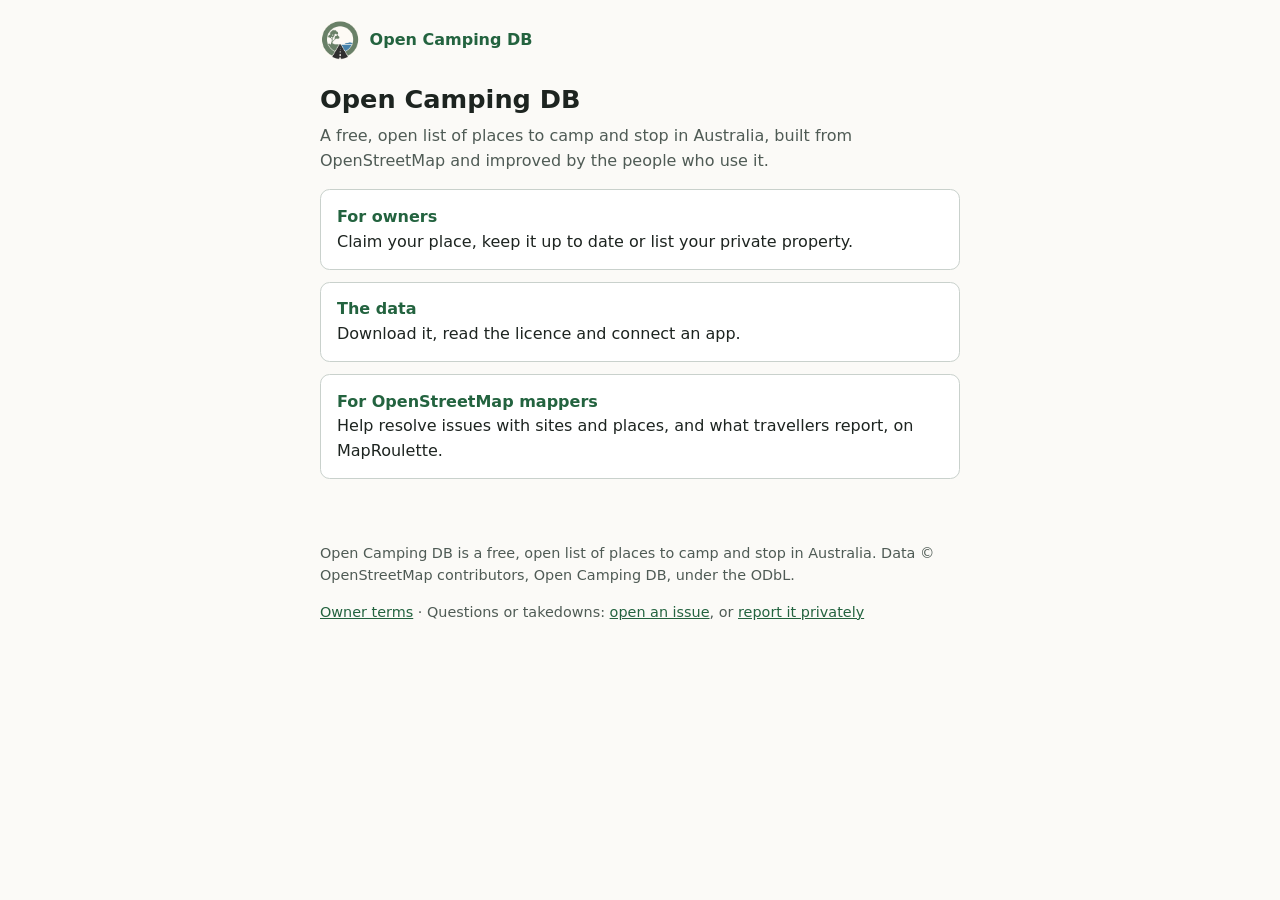
<file: index.html>
<!doctype html>
<html lang="en-AU">
  <head>
    <meta charset="utf-8">
    <meta name="viewport" content="width=device-width, initial-scale=1">
    <meta http-equiv="Content-Security-Policy" content="default-src 'none'; script-src 'self'; style-src 'self'; img-src 'self'; connect-src https://ocdb-feedback-intake.scrytch.workers.dev; base-uri 'none'; form-action 'none'">
    <meta name="referrer" content="no-referrer">
    <meta name="description" content="A free, open list of places to camp and stop in Australia.">
    <title>Open Camping DB | Open Camping DB</title>
    <link rel="stylesheet" href="owners/style.css">
    <link rel="icon" type="image/png" href="/logo.png">
  </head>
  <body>
    <a class="skip" href="#main">Skip to the content</a>
    <header>
      <a href="./"><img src="/logo.png" alt="" width="40" height="40">Open Camping DB</a>
    </header>
    <main id="main">
      <h1>Open Camping DB</h1>
      <p class="lead">A free, open list of places to camp and stop in Australia, built from OpenStreetMap and improved by the people who use it.</p>
      <ul class="choices">
        <li><a href="owners/"><strong>For owners</strong>Claim your place, keep it up to date or list your private property.</a></li>
        <li><a href="https://github.com/opencampingdb/data"><strong>The data</strong>Download it, read the licence and connect an app.</a></li>
        <li><a href="https://maproulette.org/browse/projects/66368"><strong>For OpenStreetMap mappers</strong>Help resolve issues with sites and places, and what travellers report, on MapRoulette.</a></li>
      </ul>
    </main>
    <footer>
      <p>Open Camping DB is a free, open list of places to camp and stop in Australia. Data &copy; OpenStreetMap contributors, Open Camping DB, under the ODbL.</p>
      <p><a href="owners/terms.html">Owner terms</a> &middot; Questions or takedowns: <a href="https://github.com/opencampingdb/data/issues/new/choose">open an issue</a>, or <a href="https://github.com/opencampingdb/data/security/advisories/new">report it privately</a></p>
    </footer>
  </body>
</html>
</file>
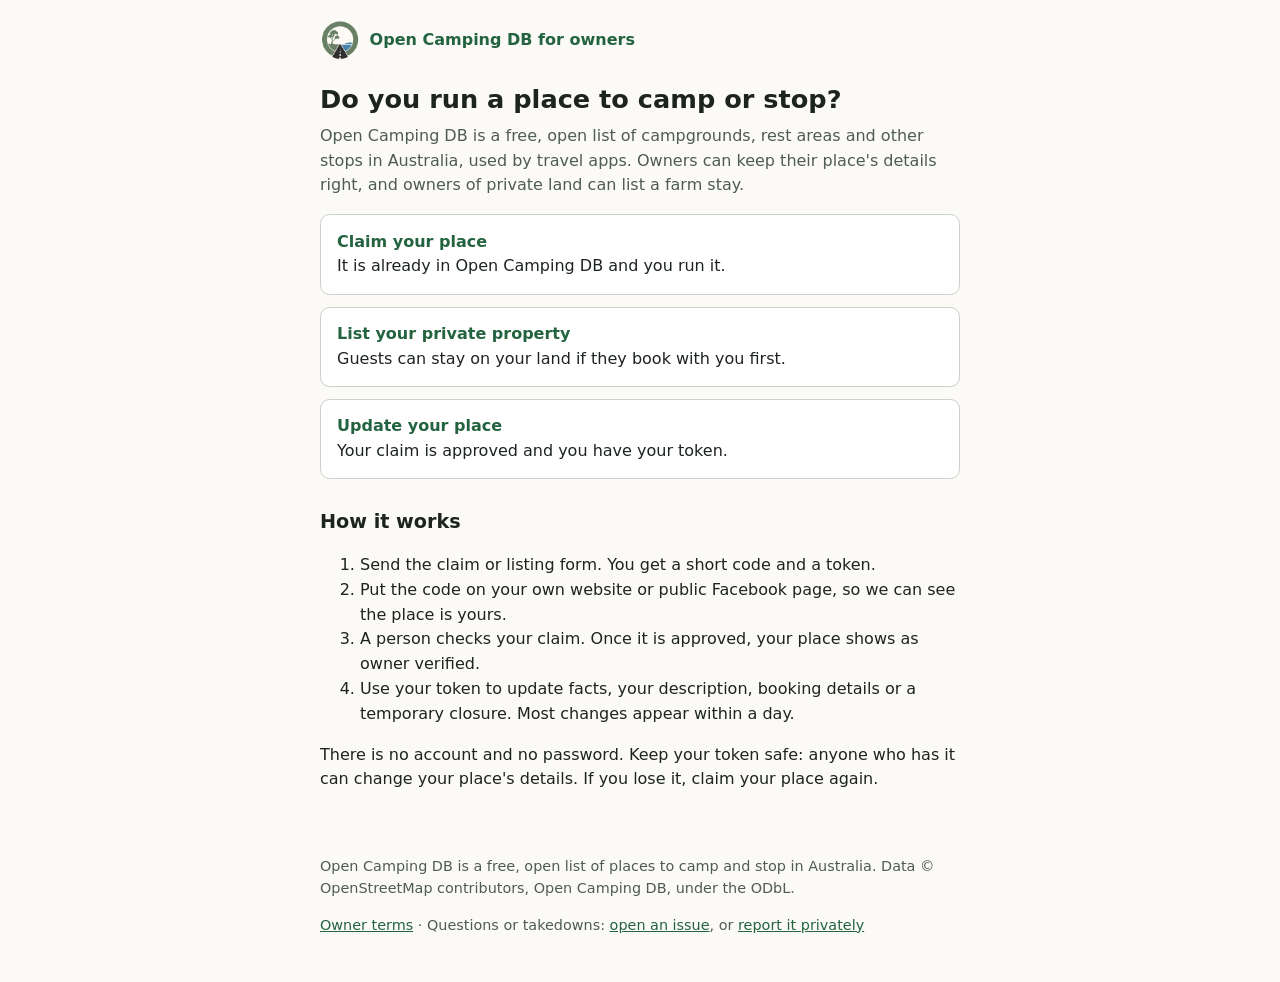
<file: owners/index.html>
<!doctype html>
<html lang="en-AU">
  <head>
    <meta charset="utf-8">
    <meta name="viewport" content="width=device-width, initial-scale=1">
    <meta http-equiv="Content-Security-Policy" content="default-src 'none'; script-src 'self'; style-src 'self'; img-src 'self'; connect-src https://ocdb-feedback-intake.scrytch.workers.dev; base-uri 'none'; form-action 'none'">
    <meta name="referrer" content="no-referrer">
    <meta name="description" content="Claim your camping place, keep its details up to date, or list your private property in Open Camping DB.">
    <title>Owners | Open Camping DB</title>
    <link rel="stylesheet" href="style.css">
    <link rel="icon" type="image/png" href="/logo.png">
  </head>
  <body>
    <a class="skip" href="#main">Skip to the content</a>
    <header>
      <a href="./"><img src="/logo.png" alt="" width="40" height="40">Open Camping DB for owners</a>
    </header>
    <main id="main">
      <h1>Do you run a place to camp or stop?</h1>
      <p class="lead">Open Camping DB is a free, open list of campgrounds, rest areas and other stops in Australia, used by travel apps. Owners can keep their place's details right, and owners of private land can list a farm stay.</p>
      <ul class="choices">
        <li><a href="claim.html"><strong>Claim your place</strong>It is already in Open Camping DB and you run it.</a></li>
        <li><a href="list.html"><strong>List your private property</strong>Guests can stay on your land if they book with you first.</a></li>
        <li><a href="update.html"><strong>Update your place</strong>Your claim is approved and you have your token.</a></li>
      </ul>
      <h2>How it works</h2>
      <ol>
        <li>Send the claim or listing form. You get a short code and a token.</li>
        <li>Put the code on your own website or public Facebook page, so we can see the place is yours.</li>
        <li>A person checks your claim. Once it is approved, your place shows as owner verified.</li>
        <li>Use your token to update facts, your description, booking details or a temporary closure. Most changes appear within a day.</li>
      </ol>
      <p>There is no account and no password. Keep your token safe: anyone who has it can change your place's details. If you lose it, claim your place again.</p>
    </main>
    <footer>
      <p>Open Camping DB is a free, open list of places to camp and stop in Australia. Data &copy; OpenStreetMap contributors, Open Camping DB, under the ODbL.</p>
      <p><a href="terms.html">Owner terms</a> &middot; Questions or takedowns: <a href="https://github.com/opencampingdb/data/issues/new/choose">open an issue</a>, or <a href="https://github.com/opencampingdb/data/security/advisories/new">report it privately</a></p>
    </footer>
  </body>
</html>
</file>
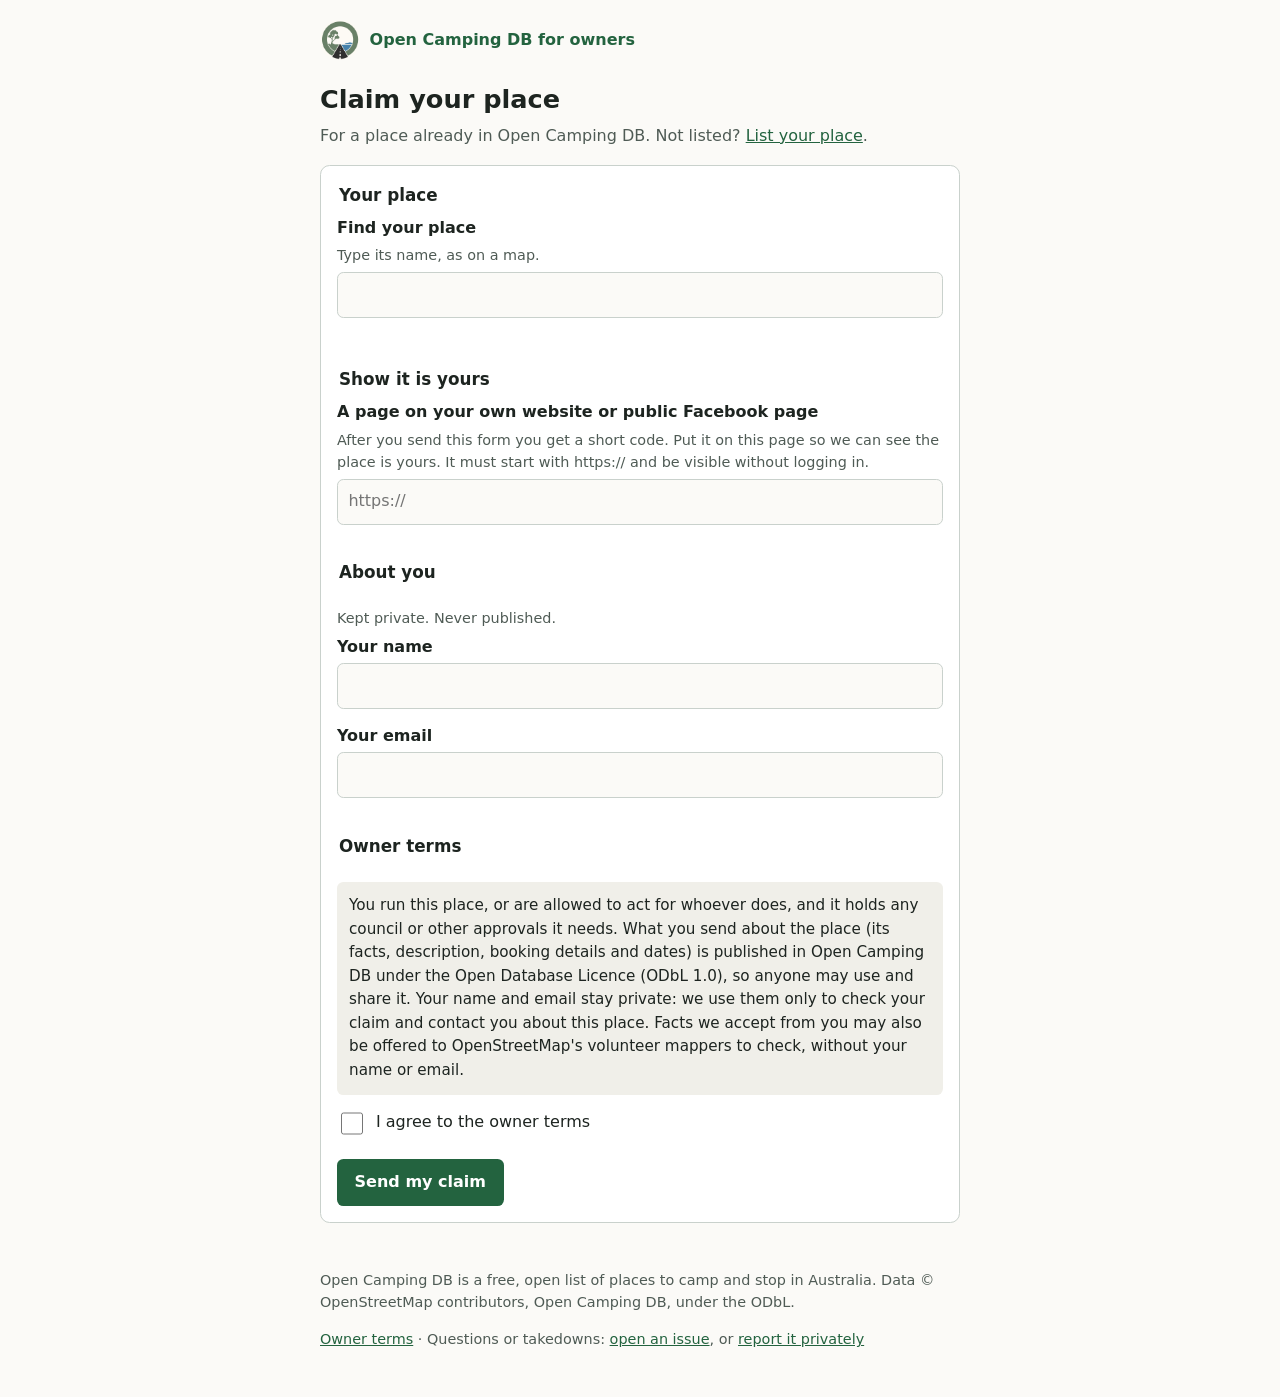
<file: owners/claim.html>
<!doctype html>
<html lang="en-AU">
  <head>
    <meta charset="utf-8">
    <meta name="viewport" content="width=device-width, initial-scale=1">
    <meta http-equiv="Content-Security-Policy" content="default-src 'none'; script-src 'self'; style-src 'self'; img-src 'self'; connect-src 'self' https://ocdb-feedback-intake.scrytch.workers.dev; base-uri 'none'; form-action 'none'">
    <meta name="referrer" content="no-referrer">
    <meta name="description" content="Claim a place you run in Open Camping DB.">
    <title>Claim your place | Open Camping DB</title>
    <link rel="stylesheet" href="style.css">
    <link rel="icon" type="image/png" href="/logo.png">
    <script src="config.js" defer></script>
    <script src="app.js" defer></script>
  </head>
  <body>
    <a class="skip" href="#main">Skip to the content</a>
    <header>
      <a href="./"><img src="/logo.png" alt="" width="40" height="40">Open Camping DB for owners</a>
    </header>
    <main id="main">
      <h1>Claim your place</h1>
      <p class="lead">For a place already in Open Camping DB. Not listed? <a href="list.html">List your place</a>.</p>
      <form data-kind="claim" novalidate>
      <fieldset>
        <legend>Your place</legend>
        <div id="place-finder">
          <div class="field">
            <label for="place-search">Find your place</label>
            <span class="hint" id="place-search-hint">Type its name, as on a map.</span>
            <input type="search" id="place-search" aria-describedby="place-search-hint" aria-controls="place-results" autocomplete="off" spellcheck="false" maxlength="100">
          </div>
          <p id="place-results-status" class="hint" role="status" aria-live="polite"></p>
          <ul id="place-results" class="results"></ul>
        </div>
        <div id="place-picked" class="picked" hidden>
          <div>
            <strong id="place-picked-name"></strong>
            <span id="place-picked-detail"></span>
          </div>
          <button type="button" class="secondary">Change</button>
        </div>
        <input type="hidden" id="place" name="place">
      </fieldset>
      <fieldset>
        <legend>Show it is yours</legend>
        <div class="field">
          <label for="proof_url">A page on your own website or public Facebook page</label>
          <span class="hint" id="proof_url-hint">After you send this form you get a short code. Put it on this page so we can see the place is yours. It must start with https:// and be visible without logging in.</span>
          <input type="url" id="proof_url" name="proof_url" aria-describedby="proof_url-hint" required inputmode="url" maxlength="500" placeholder="https://">
        </div>
      </fieldset>
      <fieldset>
        <legend>About you</legend>
        <p class="hint">Kept private. Never published.</p>
        <div class="field">
          <label for="owner_name">Your name</label>
          <input type="text" id="owner_name" name="owner_name" required autocomplete="name" maxlength="100">
        </div>
        <div class="field">
          <label for="owner_email">Your email</label>
          <input type="email" id="owner_email" name="owner_email" required autocomplete="email" maxlength="254">
        </div>
      </fieldset>
      <fieldset>
        <legend>Owner terms</legend>
        <p class="terms" id="terms-summary">You run this place, or are allowed to act for whoever does, and it holds any council or other approvals it needs. What you send about the place (its facts, description, booking details and dates) is published in Open Camping DB under the Open Database Licence (ODbL 1.0), so anyone may use and share it. Your name and email stay private: we use them only to check your claim and contact you about this place. Facts we accept from you may also be offered to OpenStreetMap's volunteer mappers to check, without your name or email.</p>
        <div class="check">
          <input type="checkbox" id="terms" name="terms" required aria-describedby="terms-summary">
          <label for="terms">I agree to the owner terms</label>
        </div>
      </fieldset>
        <button type="submit">Send my claim</button>
      <div id="form-status" class="status" role="status" aria-live="polite"></div>
      <noscript><p class="error">These forms need JavaScript to send.</p></noscript>
      </form>
    </main>
    <footer>
      <p>Open Camping DB is a free, open list of places to camp and stop in Australia. Data &copy; OpenStreetMap contributors, Open Camping DB, under the ODbL.</p>
      <p><a href="terms.html">Owner terms</a> &middot; Questions or takedowns: <a href="https://github.com/opencampingdb/data/issues/new/choose">open an issue</a>, or <a href="https://github.com/opencampingdb/data/security/advisories/new">report it privately</a></p>
    </footer>
  </body>
</html>
</file>
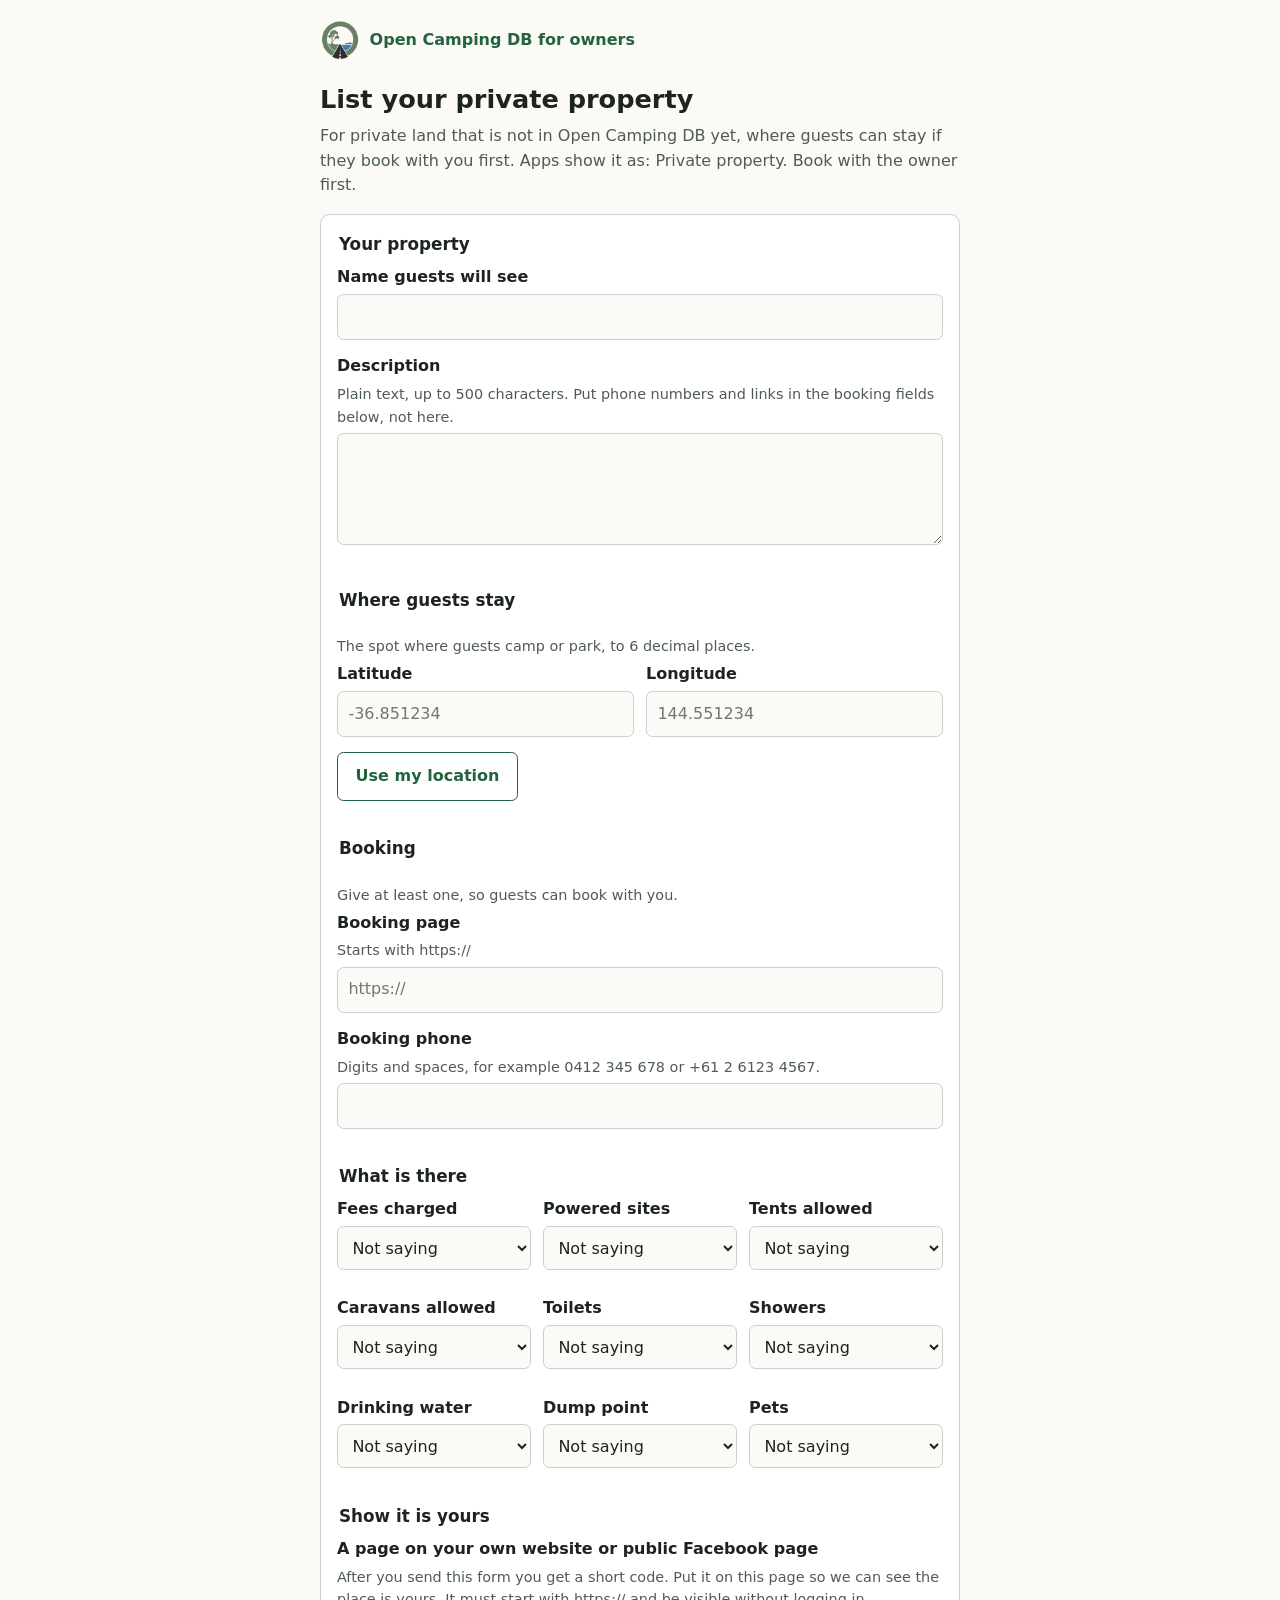
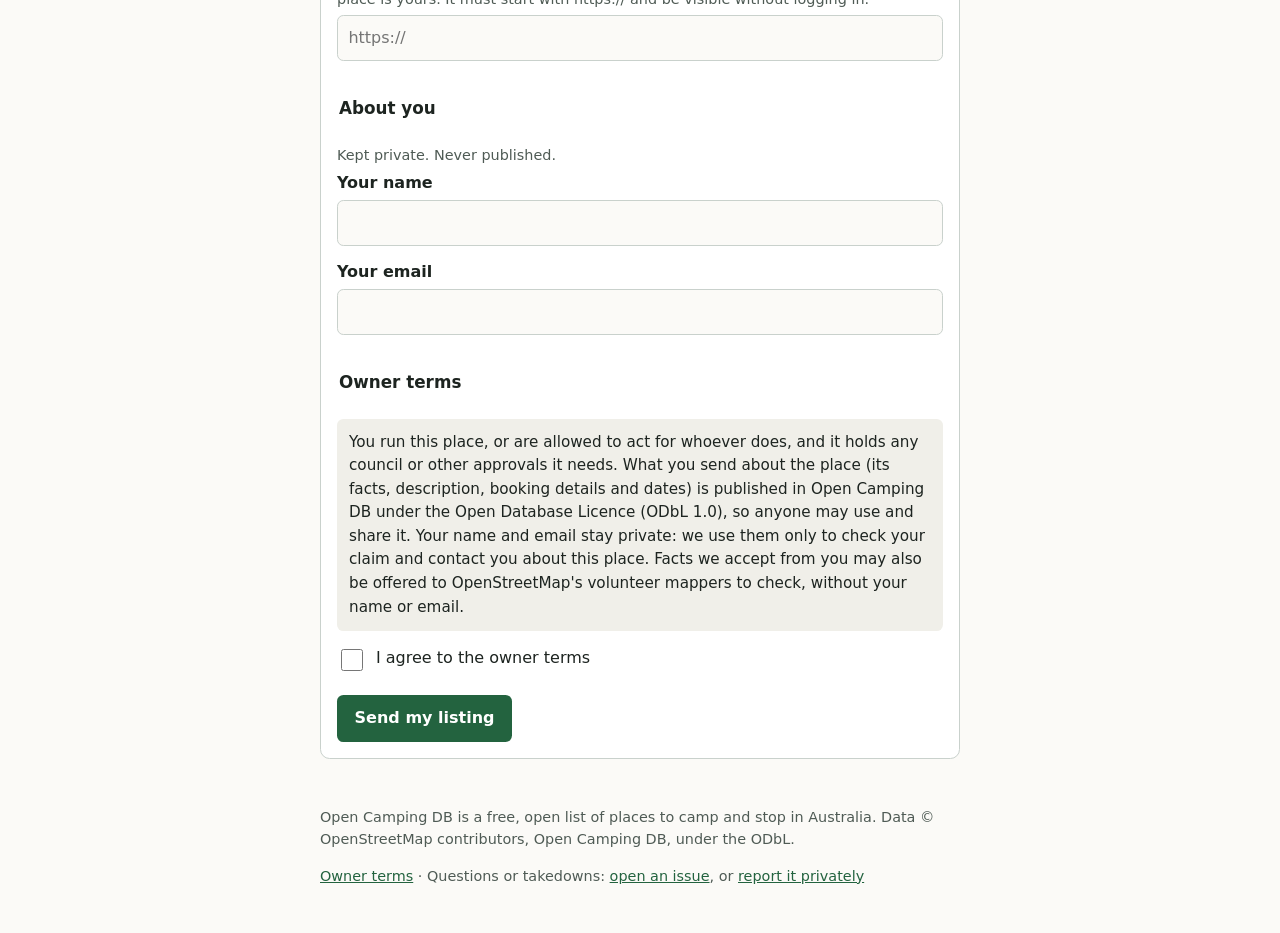
<file: owners/list.html>
<!doctype html>
<html lang="en-AU">
  <head>
    <meta charset="utf-8">
    <meta name="viewport" content="width=device-width, initial-scale=1">
    <meta http-equiv="Content-Security-Policy" content="default-src 'none'; script-src 'self'; style-src 'self'; img-src 'self'; connect-src https://ocdb-feedback-intake.scrytch.workers.dev; base-uri 'none'; form-action 'none'">
    <meta name="referrer" content="no-referrer">
    <meta name="description" content="List a farm stay on your private land in Open Camping DB.">
    <title>List your private property | Open Camping DB</title>
    <link rel="stylesheet" href="style.css">
    <link rel="icon" type="image/png" href="/logo.png">
    <script src="config.js" defer></script>
    <script src="app.js" defer></script>
  </head>
  <body>
    <a class="skip" href="#main">Skip to the content</a>
    <header>
      <a href="./"><img src="/logo.png" alt="" width="40" height="40">Open Camping DB for owners</a>
    </header>
    <main id="main">
      <h1>List your private property</h1>
      <p class="lead">For private land that is not in Open Camping DB yet, where guests can stay if they book with you first. Apps show it as: Private property. Book with the owner first.</p>
      <form data-kind="list" novalidate>
      <fieldset>
        <legend>Your property</legend>
        <div class="field">
          <label for="listing_name">Name guests will see</label>
          <input type="text" id="listing_name" name="listing_name" required maxlength="100">
        </div>
        <div class="field">
          <label for="description">Description</label>
          <span class="hint" id="description-hint">Plain text, up to 500 characters. Put phone numbers and links in the booking fields below, not here.</span>
          <textarea id="description" name="description" maxlength="500" aria-describedby="description-hint"></textarea>
        </div>
      </fieldset>
      <fieldset>
        <legend>Where guests stay</legend>
        <p class="hint">The spot where guests camp or park, to 6 decimal places.</p>
        <div class="row">
          <div class="field">
            <label for="lat">Latitude</label>
            <input type="number" id="lat" name="lat" step="any" min="-90" max="90" inputmode="decimal" placeholder="-36.851234" required>
          </div>
          <div class="field">
            <label for="lon">Longitude</label>
            <input type="number" id="lon" name="lon" step="any" min="-180" max="180" inputmode="decimal" placeholder="144.551234" required>
          </div>
        </div>
        <button type="button" class="secondary" id="use-location">Use my location</button>
        <p class="hint" id="location-status" aria-live="polite"></p>
      </fieldset>
      <fieldset>
        <legend>Booking</legend>
        <p class="hint">Give at least one, so guests can book with you.</p>
        <div class="field">
          <label for="fact_booking_url">Booking page</label>
          <span class="hint" id="fact_booking_url-hint">Starts with https://</span>
          <input type="url" id="fact_booking_url" name="fact_booking_url" aria-describedby="fact_booking_url-hint" inputmode="url" maxlength="300" placeholder="https://">
        </div>
        <div class="field">
          <label for="fact_phone">Booking phone</label>
          <span class="hint" id="fact_phone-hint">Digits and spaces, for example 0412 345 678 or +61 2 6123 4567.</span>
          <input type="tel" id="fact_phone" name="fact_phone" aria-describedby="fact_phone-hint" autocomplete="tel" maxlength="20">
        </div>
      </fieldset>
      <fieldset>
        <legend>What is there</legend>
        <div class="grid">
        <div class="field">
          <label for="fact_fee">Fees charged</label>
          <select id="fact_fee" name="fact_fee">
            <option value="">Not saying</option>
            <option value="yes">Yes</option>
            <option value="no">No</option>
          </select>
        </div>
        <div class="field">
          <label for="fact_power">Powered sites</label>
          <select id="fact_power" name="fact_power">
            <option value="">Not saying</option>
            <option value="yes">Yes</option>
            <option value="no">No</option>
          </select>
        </div>
        <div class="field">
          <label for="fact_tents">Tents allowed</label>
          <select id="fact_tents" name="fact_tents">
            <option value="">Not saying</option>
            <option value="yes">Yes</option>
            <option value="no">No</option>
          </select>
        </div>
        <div class="field">
          <label for="fact_caravans">Caravans allowed</label>
          <select id="fact_caravans" name="fact_caravans">
            <option value="">Not saying</option>
            <option value="yes">Yes</option>
            <option value="no">No</option>
          </select>
        </div>
        <div class="field">
          <label for="fact_toilets">Toilets</label>
          <select id="fact_toilets" name="fact_toilets">
            <option value="">Not saying</option>
            <option value="yes">Yes</option>
            <option value="no">No</option>
          </select>
        </div>
        <div class="field">
          <label for="fact_showers">Showers</label>
          <select id="fact_showers" name="fact_showers">
            <option value="">Not saying</option>
            <option value="yes">Yes</option>
            <option value="no">No</option>
          </select>
        </div>
        <div class="field">
          <label for="fact_drinking_water">Drinking water</label>
          <select id="fact_drinking_water" name="fact_drinking_water">
            <option value="">Not saying</option>
            <option value="yes">Yes</option>
            <option value="no">No</option>
          </select>
        </div>
        <div class="field">
          <label for="fact_dump_station">Dump point</label>
          <select id="fact_dump_station" name="fact_dump_station">
            <option value="">Not saying</option>
            <option value="yes">Yes</option>
            <option value="no">No</option>
          </select>
        </div>
        <div class="field">
          <label for="fact_pets">Pets</label>
          <select id="fact_pets" name="fact_pets">
            <option value="">Not saying</option>
            <option value="yes">Yes</option>
            <option value="leashed">On a lead</option>
            <option value="no">No</option>
          </select>
        </div>
        </div>
      </fieldset>
      <fieldset>
        <legend>Show it is yours</legend>
        <div class="field">
          <label for="proof_url">A page on your own website or public Facebook page</label>
          <span class="hint" id="proof_url-hint">After you send this form you get a short code. Put it on this page so we can see the place is yours. It must start with https:// and be visible without logging in.</span>
          <input type="url" id="proof_url" name="proof_url" aria-describedby="proof_url-hint" required inputmode="url" maxlength="500" placeholder="https://">
        </div>
      </fieldset>
      <fieldset>
        <legend>About you</legend>
        <p class="hint">Kept private. Never published.</p>
        <div class="field">
          <label for="owner_name">Your name</label>
          <input type="text" id="owner_name" name="owner_name" required autocomplete="name" maxlength="100">
        </div>
        <div class="field">
          <label for="owner_email">Your email</label>
          <input type="email" id="owner_email" name="owner_email" required autocomplete="email" maxlength="254">
        </div>
      </fieldset>
      <fieldset>
        <legend>Owner terms</legend>
        <p class="terms" id="terms-summary">You run this place, or are allowed to act for whoever does, and it holds any council or other approvals it needs. What you send about the place (its facts, description, booking details and dates) is published in Open Camping DB under the Open Database Licence (ODbL 1.0), so anyone may use and share it. Your name and email stay private: we use them only to check your claim and contact you about this place. Facts we accept from you may also be offered to OpenStreetMap's volunteer mappers to check, without your name or email.</p>
        <div class="check">
          <input type="checkbox" id="terms" name="terms" required aria-describedby="terms-summary">
          <label for="terms">I agree to the owner terms</label>
        </div>
      </fieldset>
        <button type="submit">Send my listing</button>
      <div id="form-status" class="status" role="status" aria-live="polite"></div>
      <noscript><p class="error">These forms need JavaScript to send.</p></noscript>
      </form>
    </main>
    <footer>
      <p>Open Camping DB is a free, open list of places to camp and stop in Australia. Data &copy; OpenStreetMap contributors, Open Camping DB, under the ODbL.</p>
      <p><a href="terms.html">Owner terms</a> &middot; Questions or takedowns: <a href="https://github.com/opencampingdb/data/issues/new/choose">open an issue</a>, or <a href="https://github.com/opencampingdb/data/security/advisories/new">report it privately</a></p>
    </footer>
  </body>
</html>
</file>
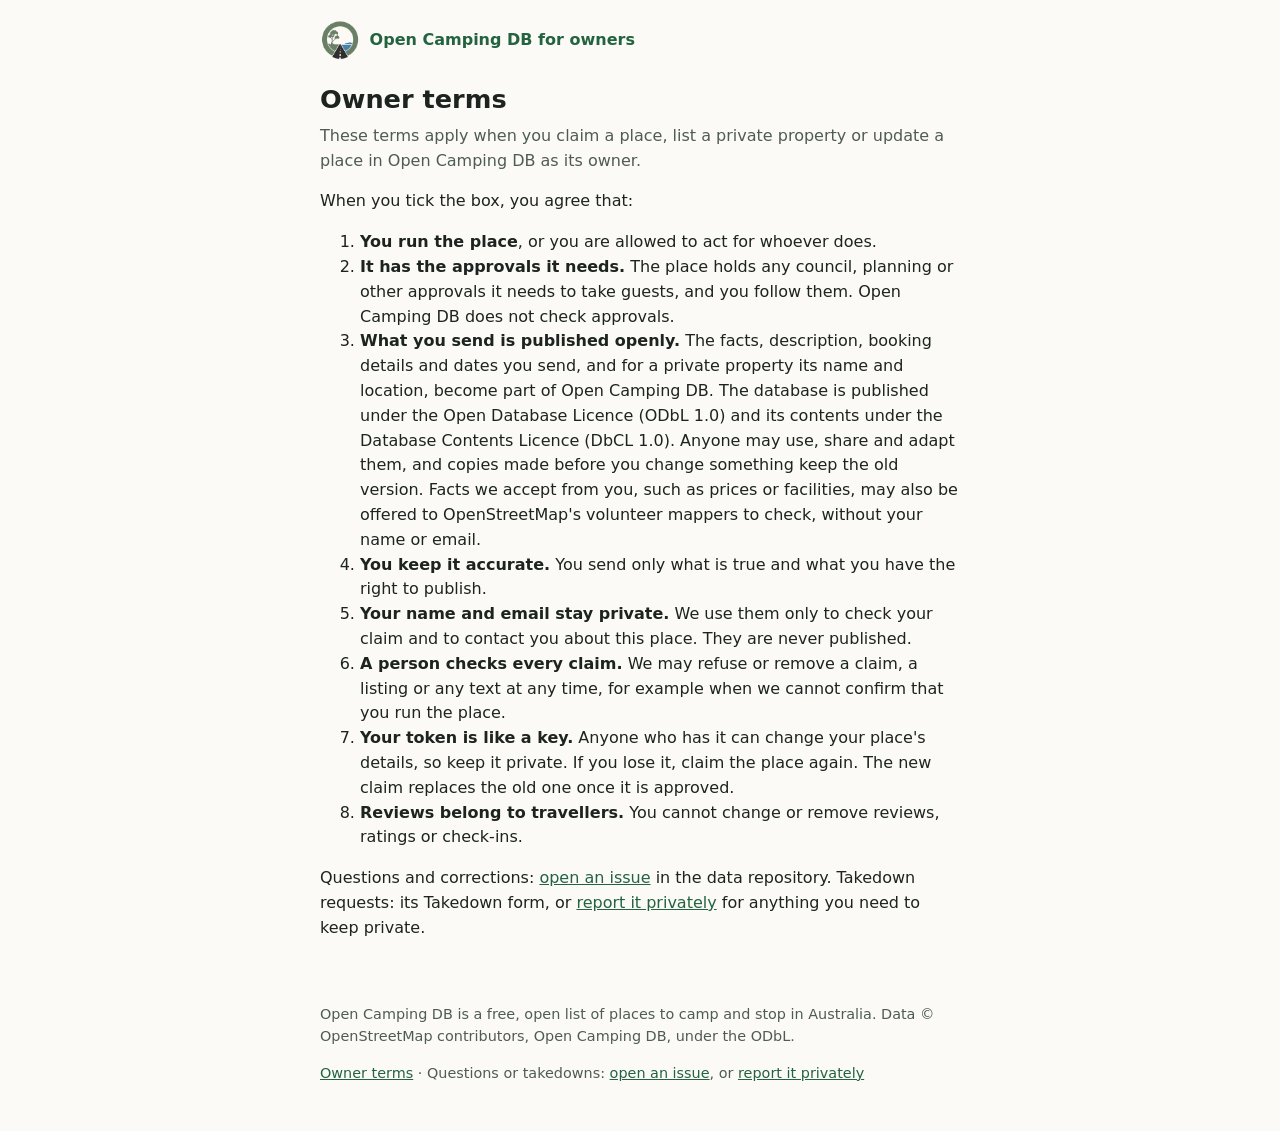
<file: owners/terms.html>
<!doctype html>
<html lang="en-AU">
  <head>
    <meta charset="utf-8">
    <meta name="viewport" content="width=device-width, initial-scale=1">
    <meta http-equiv="Content-Security-Policy" content="default-src 'none'; script-src 'self'; style-src 'self'; img-src 'self'; connect-src https://ocdb-feedback-intake.scrytch.workers.dev; base-uri 'none'; form-action 'none'">
    <meta name="referrer" content="no-referrer">
    <meta name="description" content="The terms owners accept when they claim, list or update a place in Open Camping DB.">
    <title>Owner terms | Open Camping DB</title>
    <link rel="stylesheet" href="style.css">
    <link rel="icon" type="image/png" href="/logo.png">
  </head>
  <body>
    <a class="skip" href="#main">Skip to the content</a>
    <header>
      <a href="./"><img src="/logo.png" alt="" width="40" height="40">Open Camping DB for owners</a>
    </header>
    <main id="main">
      <h1>Owner terms</h1>
      <p class="lead">These terms apply when you claim a place, list a private property or update a place in Open Camping DB as its owner.</p>
      <p>When you tick the box, you agree that:</p>
      <ol>
        <li><strong>You run the place</strong>, or you are allowed to act for whoever does.</li>
        <li><strong>It has the approvals it needs.</strong> The place holds any council, planning or other approvals it needs to take guests, and you follow them. Open Camping DB does not check approvals.</li>
        <li><strong>What you send is published openly.</strong> The facts, description, booking details and dates you send, and for a private property its name and location, become part of Open Camping DB. The database is published under the Open Database Licence (ODbL 1.0) and its contents under the Database Contents Licence (DbCL 1.0). Anyone may use, share and adapt them, and copies made before you change something keep the old version. Facts we accept from you, such as prices or facilities, may also be offered to OpenStreetMap's volunteer mappers to check, without your name or email.</li>
        <li><strong>You keep it accurate.</strong> You send only what is true and what you have the right to publish.</li>
        <li><strong>Your name and email stay private.</strong> We use them only to check your claim and to contact you about this place. They are never published.</li>
        <li><strong>A person checks every claim.</strong> We may refuse or remove a claim, a listing or any text at any time, for example when we cannot confirm that you run the place.</li>
        <li><strong>Your token is like a key.</strong> Anyone who has it can change your place's details, so keep it private. If you lose it, claim the place again. The new claim replaces the old one once it is approved.</li>
        <li><strong>Reviews belong to travellers.</strong> You cannot change or remove reviews, ratings or check-ins.</li>
      </ol>
      <p>Questions and corrections: <a href="https://github.com/opencampingdb/data/issues/new/choose">open an issue</a> in the data repository. Takedown requests: its Takedown form, or <a href="https://github.com/opencampingdb/data/security/advisories/new">report it privately</a> for anything you need to keep private.</p>
    </main>
    <footer>
      <p>Open Camping DB is a free, open list of places to camp and stop in Australia. Data &copy; OpenStreetMap contributors, Open Camping DB, under the ODbL.</p>
      <p><a href="terms.html">Owner terms</a> &middot; Questions or takedowns: <a href="https://github.com/opencampingdb/data/issues/new/choose">open an issue</a>, or <a href="https://github.com/opencampingdb/data/security/advisories/new">report it privately</a></p>
    </footer>
  </body>
</html>
</file>
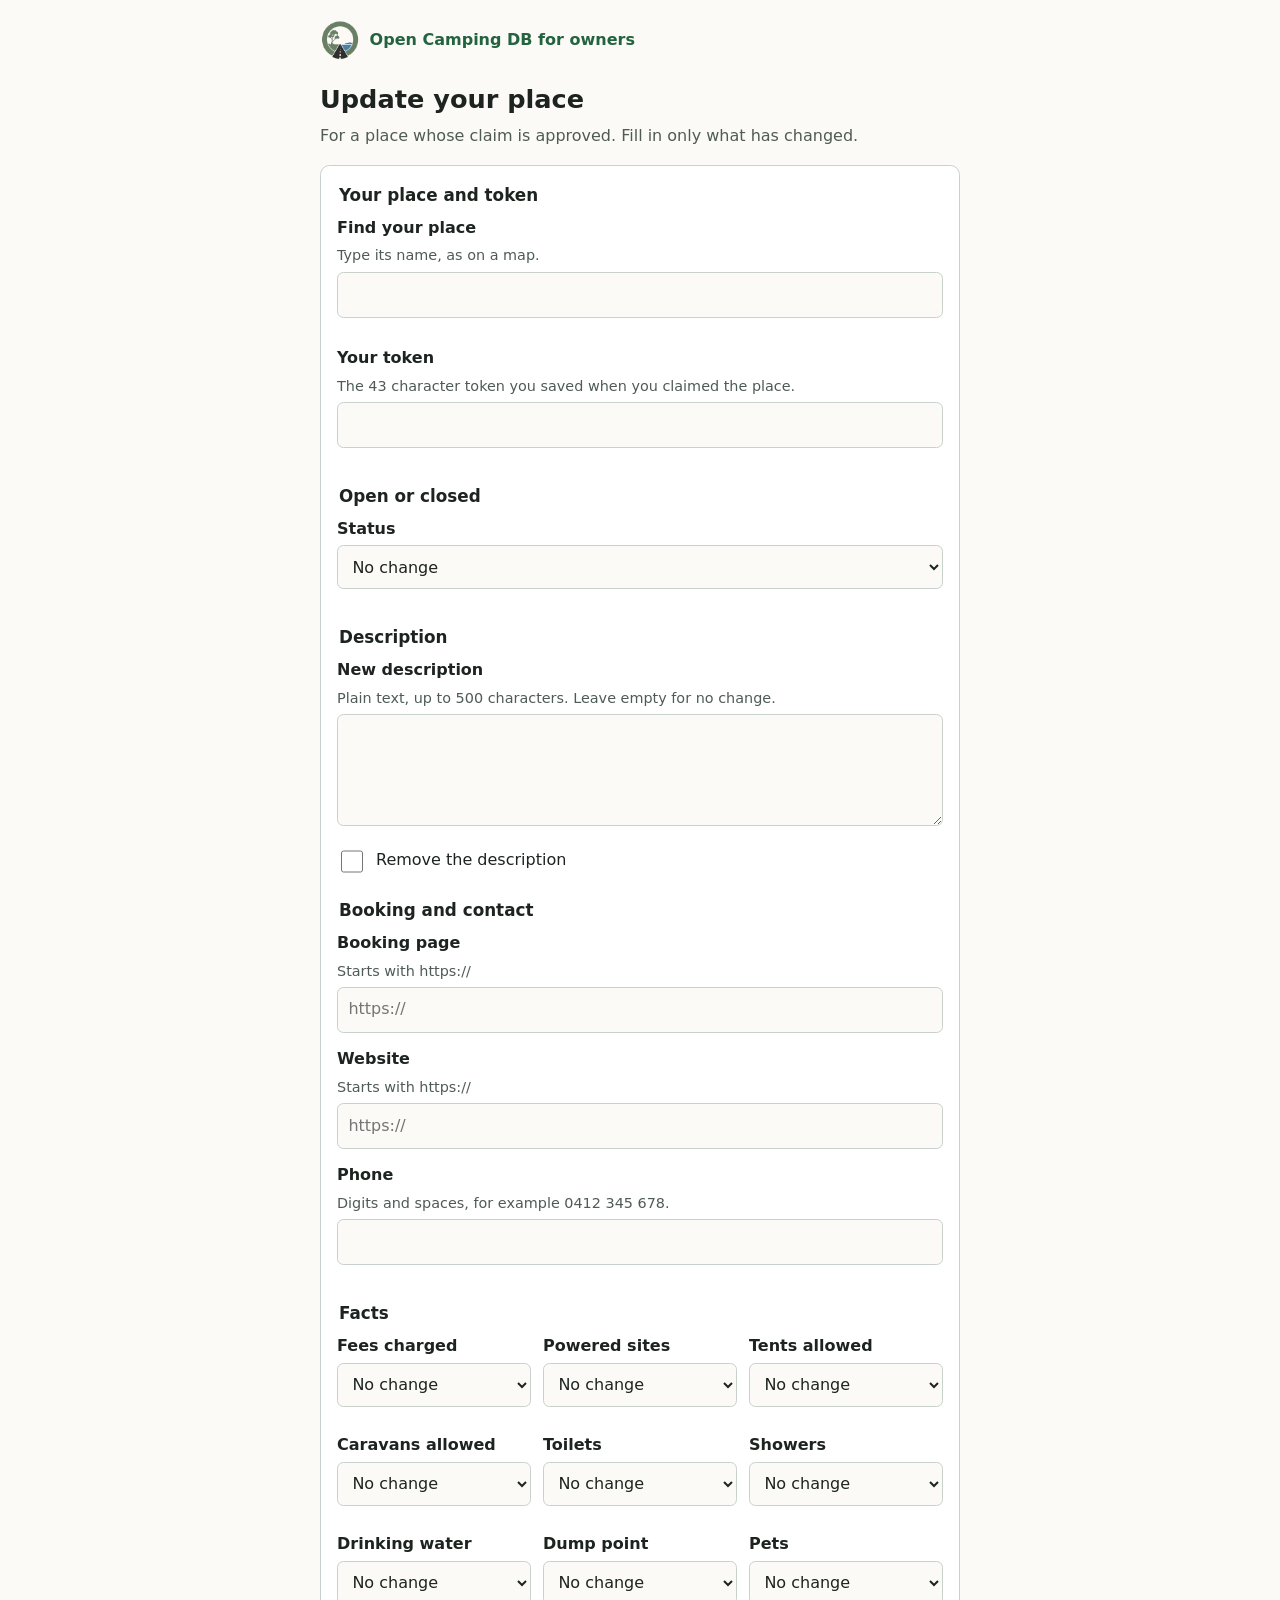
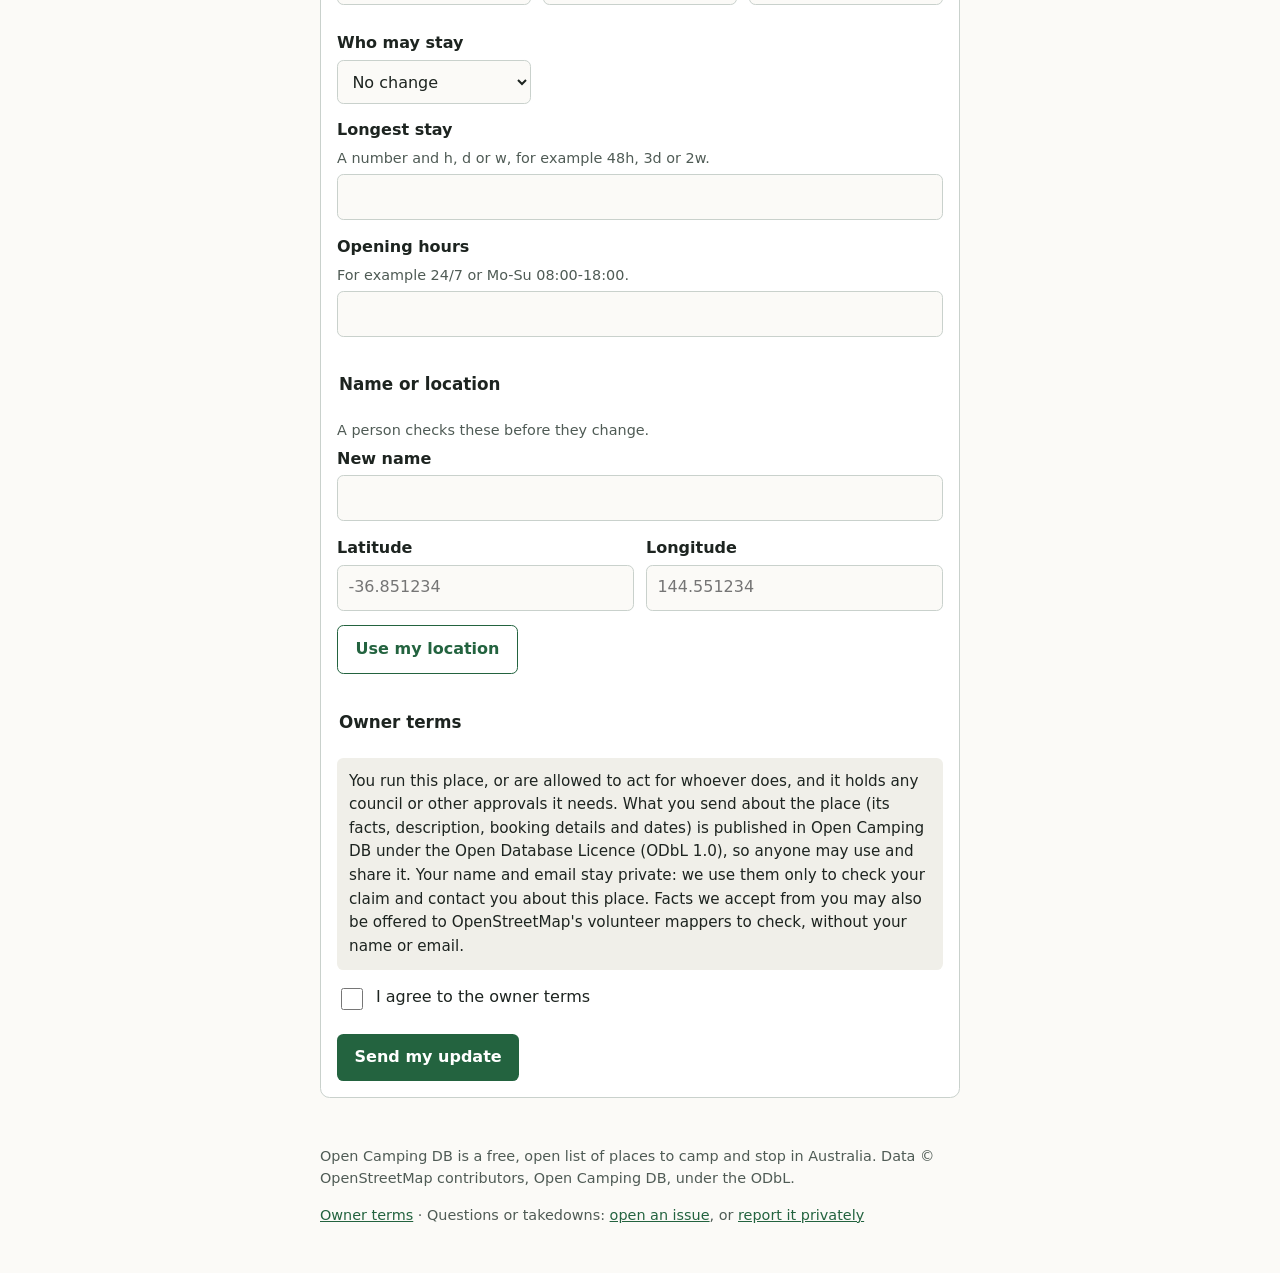
<file: owners/update.html>
<!doctype html>
<html lang="en-AU">
  <head>
    <meta charset="utf-8">
    <meta name="viewport" content="width=device-width, initial-scale=1">
    <meta http-equiv="Content-Security-Policy" content="default-src 'none'; script-src 'self'; style-src 'self'; img-src 'self'; connect-src 'self' https://ocdb-feedback-intake.scrytch.workers.dev; base-uri 'none'; form-action 'none'">
    <meta name="referrer" content="no-referrer">
    <meta name="description" content="Update the details of a place you run in Open Camping DB.">
    <title>Update your place | Open Camping DB</title>
    <link rel="stylesheet" href="style.css">
    <link rel="icon" type="image/png" href="/logo.png">
    <script src="config.js" defer></script>
    <script src="app.js" defer></script>
  </head>
  <body>
    <a class="skip" href="#main">Skip to the content</a>
    <header>
      <a href="./"><img src="/logo.png" alt="" width="40" height="40">Open Camping DB for owners</a>
    </header>
    <main id="main">
      <h1>Update your place</h1>
      <p class="lead">For a place whose claim is approved. Fill in only what has changed.</p>
      <form data-kind="update" novalidate>
      <fieldset>
        <legend>Your place and token</legend>
        <div id="place-finder">
          <div class="field">
            <label for="place-search">Find your place</label>
            <span class="hint" id="place-search-hint">Type its name, as on a map.</span>
            <input type="search" id="place-search" aria-describedby="place-search-hint" aria-controls="place-results" autocomplete="off" spellcheck="false" maxlength="100">
          </div>
          <p id="place-results-status" class="hint" role="status" aria-live="polite"></p>
          <ul id="place-results" class="results"></ul>
        </div>
        <div id="place-picked" class="picked" hidden>
          <div>
            <strong id="place-picked-name"></strong>
            <span id="place-picked-detail"></span>
          </div>
          <button type="button" class="secondary">Change</button>
        </div>
        <input type="hidden" id="place" name="place">
        <div class="field">
          <label for="token">Your token</label>
          <span class="hint" id="token-hint">The 43 character token you saved when you claimed the place.</span>
          <input type="text" id="token" name="token" aria-describedby="token-hint" required autocomplete="off" spellcheck="false" minlength="43" maxlength="43">
        </div>
      </fieldset>
      <fieldset>
        <legend>Open or closed</legend>
        <div class="field">
          <label for="status">Status</label>
          <select id="status" name="status">
            <option value="">No change</option>
            <option value="temporarily_closed">Closed for a while</option>
            <option value="open">Open again</option>
          </select>
        </div>
        <div class="field" id="reopens-field" hidden>
          <label for="reopens">Reopens on</label>
          <span class="hint" id="reopens-hint">Your place shows as open again from this day.</span>
          <input type="date" id="reopens" name="reopens" aria-describedby="reopens-hint">
        </div>
      </fieldset>
      <fieldset>
        <legend>Description</legend>
        <div class="field">
          <label for="description">New description</label>
          <span class="hint" id="description-hint">Plain text, up to 500 characters. Leave empty for no change.</span>
          <textarea id="description" name="description" maxlength="500" aria-describedby="description-hint"></textarea>
        </div>
        <div class="check">
          <input type="checkbox" id="remove_description" name="remove_description">
          <label for="remove_description">Remove the description</label>
        </div>
      </fieldset>
      <fieldset>
        <legend>Booking and contact</legend>
        <div class="field">
          <label for="fact_booking_url">Booking page</label>
          <span class="hint" id="fact_booking_url-hint">Starts with https://</span>
          <input type="url" id="fact_booking_url" name="fact_booking_url" aria-describedby="fact_booking_url-hint" inputmode="url" maxlength="300" placeholder="https://">
        </div>
        <div class="field">
          <label for="fact_website">Website</label>
          <span class="hint" id="fact_website-hint">Starts with https://</span>
          <input type="url" id="fact_website" name="fact_website" aria-describedby="fact_website-hint" inputmode="url" maxlength="300" placeholder="https://">
        </div>
        <div class="field">
          <label for="fact_phone">Phone</label>
          <span class="hint" id="fact_phone-hint">Digits and spaces, for example 0412 345 678.</span>
          <input type="tel" id="fact_phone" name="fact_phone" aria-describedby="fact_phone-hint" autocomplete="tel" maxlength="20">
        </div>
      </fieldset>
      <fieldset>
        <legend>Facts</legend>
        <div class="grid">
        <div class="field">
          <label for="fact_fee">Fees charged</label>
          <select id="fact_fee" name="fact_fee">
            <option value="">No change</option>
            <option value="yes">Yes</option>
            <option value="no">No</option>
          </select>
        </div>
        <div class="field">
          <label for="fact_power">Powered sites</label>
          <select id="fact_power" name="fact_power">
            <option value="">No change</option>
            <option value="yes">Yes</option>
            <option value="no">No</option>
          </select>
        </div>
        <div class="field">
          <label for="fact_tents">Tents allowed</label>
          <select id="fact_tents" name="fact_tents">
            <option value="">No change</option>
            <option value="yes">Yes</option>
            <option value="no">No</option>
          </select>
        </div>
        <div class="field">
          <label for="fact_caravans">Caravans allowed</label>
          <select id="fact_caravans" name="fact_caravans">
            <option value="">No change</option>
            <option value="yes">Yes</option>
            <option value="no">No</option>
          </select>
        </div>
        <div class="field">
          <label for="fact_toilets">Toilets</label>
          <select id="fact_toilets" name="fact_toilets">
            <option value="">No change</option>
            <option value="yes">Yes</option>
            <option value="no">No</option>
          </select>
        </div>
        <div class="field">
          <label for="fact_showers">Showers</label>
          <select id="fact_showers" name="fact_showers">
            <option value="">No change</option>
            <option value="yes">Yes</option>
            <option value="no">No</option>
          </select>
        </div>
        <div class="field">
          <label for="fact_drinking_water">Drinking water</label>
          <select id="fact_drinking_water" name="fact_drinking_water">
            <option value="">No change</option>
            <option value="yes">Yes</option>
            <option value="no">No</option>
          </select>
        </div>
        <div class="field">
          <label for="fact_dump_station">Dump point</label>
          <select id="fact_dump_station" name="fact_dump_station">
            <option value="">No change</option>
            <option value="yes">Yes</option>
            <option value="no">No</option>
          </select>
        </div>
        <div class="field">
          <label for="fact_pets">Pets</label>
          <select id="fact_pets" name="fact_pets">
            <option value="">No change</option>
            <option value="yes">Yes</option>
            <option value="leashed">On a lead</option>
            <option value="no">No</option>
          </select>
        </div>
        <div class="field">
          <label for="fact_entry">Who may stay</label>
          <select id="fact_entry" name="fact_entry">
            <option value="">No change</option>
            <option value="public">Anyone</option>
            <option value="customers">Paying guests</option>
            <option value="permit">With a permit</option>
            <option value="private">Private, book first</option>
          </select>
        </div>
        </div>
        <div class="field">
          <label for="fact_max_stay">Longest stay</label>
          <span class="hint" id="fact_max_stay-hint">A number and h, d or w, for example 48h, 3d or 2w.</span>
          <input type="text" id="fact_max_stay" name="fact_max_stay" aria-describedby="fact_max_stay-hint" maxlength="4" pattern="[1-9][0-9]{{0,2}}[hdw]">
        </div>
        <div class="field">
          <label for="fact_opening_hours">Opening hours</label>
          <span class="hint" id="fact_opening_hours-hint">For example 24/7 or Mo-Su 08:00-18:00.</span>
          <input type="text" id="fact_opening_hours" name="fact_opening_hours" aria-describedby="fact_opening_hours-hint" maxlength="100">
        </div>
      </fieldset>
      <fieldset>
        <legend>Name or location</legend>
        <p class="hint">A person checks these before they change.</p>
        <div class="field">
          <label for="new_name">New name</label>
          <input type="text" id="new_name" name="new_name" maxlength="100">
        </div>
        <div class="row">
          <div class="field">
            <label for="lat">Latitude</label>
            <input type="number" id="lat" name="lat" step="any" min="-90" max="90" inputmode="decimal" placeholder="-36.851234">
          </div>
          <div class="field">
            <label for="lon">Longitude</label>
            <input type="number" id="lon" name="lon" step="any" min="-180" max="180" inputmode="decimal" placeholder="144.551234">
          </div>
        </div>
        <button type="button" class="secondary" id="use-location">Use my location</button>
        <p class="hint" id="location-status" aria-live="polite"></p>
      </fieldset>
      <fieldset>
        <legend>Owner terms</legend>
        <p class="terms" id="terms-summary">You run this place, or are allowed to act for whoever does, and it holds any council or other approvals it needs. What you send about the place (its facts, description, booking details and dates) is published in Open Camping DB under the Open Database Licence (ODbL 1.0), so anyone may use and share it. Your name and email stay private: we use them only to check your claim and contact you about this place. Facts we accept from you may also be offered to OpenStreetMap's volunteer mappers to check, without your name or email.</p>
        <div class="check">
          <input type="checkbox" id="terms" name="terms" required aria-describedby="terms-summary">
          <label for="terms">I agree to the owner terms</label>
        </div>
      </fieldset>
        <button type="submit">Send my update</button>
      <div id="form-status" class="status" role="status" aria-live="polite"></div>
      <noscript><p class="error">These forms need JavaScript to send.</p></noscript>
      </form>
    </main>
    <footer>
      <p>Open Camping DB is a free, open list of places to camp and stop in Australia. Data &copy; OpenStreetMap contributors, Open Camping DB, under the ODbL.</p>
      <p><a href="terms.html">Owner terms</a> &middot; Questions or takedowns: <a href="https://github.com/opencampingdb/data/issues/new/choose">open an issue</a>, or <a href="https://github.com/opencampingdb/data/security/advisories/new">report it privately</a></p>
    </footer>
  </body>
</html>
</file>
<file: owners/style.css>
:root {
  --bg: #fbfaf7;
  --surface: #ffffff;
  --text: #1d2420;
  --muted: #4f5b55;
  --border: #c9d1cc;
  --accent: #23633f;
  --accent-text: #ffffff;
  --focus: #b35c00;
  --error-bg: #fdecea;
  --error-text: #8a1c12;
  --ok-bg: #e8f4ec;
  --ok-text: #1b4d31;
  --code-bg: #f0efe9;
  color-scheme: light dark;
}

@media (prefers-color-scheme: dark) {
  :root {
    --bg: #141816;
    --surface: #1c221f;
    --text: #e8ece9;
    --muted: #a9b5ae;
    --border: #3a4540;
    --accent: #6fcf97;
    --accent-text: #0d1a12;
    --focus: #ffb35c;
    --error-bg: #3a1714;
    --error-text: #ffb4ab;
    --ok-bg: #16301f;
    --ok-text: #a8e6bf;
    --code-bg: #26302b;
  }
}

* {
  box-sizing: border-box;
}

html {
  font-size: 100%;
}

body {
  margin: 0;
  background: var(--bg);
  color: var(--text);
  font: 1rem/1.55 system-ui, -apple-system, "Segoe UI", Roboto, sans-serif;
}

a {
  color: var(--accent);
}

a:focus-visible,
button:focus-visible,
input:focus-visible,
select:focus-visible,
textarea:focus-visible,
summary:focus-visible {
  outline: 3px solid var(--focus);
  outline-offset: 2px;
}

.skip {
  position: absolute;
  left: -999px;
}

.skip:focus {
  left: 1rem;
  top: 1rem;
  background: var(--surface);
  padding: 0.5rem 0.75rem;
}

header,
main,
footer {
  max-width: 42rem;
  margin: 0 auto;
  padding: 0 1rem;
}

header {
  padding-top: 1.25rem;
}

header a {
  display: inline-flex;
  align-items: center;
  gap: 0.6rem;
  text-decoration: none;
  font-weight: 600;
}

header img {
  display: block;
  border-radius: 50%;
}

h1 {
  font-size: 1.6rem;
  line-height: 1.25;
  margin: 1rem 0 0.5rem;
}

h2 {
  font-size: 1.2rem;
  margin: 1.75rem 0 0.5rem;
}

.lead {
  color: var(--muted);
  margin-top: 0;
}

.choices {
  list-style: none;
  padding: 0;
  display: grid;
  gap: 0.75rem;
}

.choices a {
  display: block;
  background: var(--surface);
  border: 1px solid var(--border);
  border-radius: 0.6rem;
  padding: 0.9rem 1rem;
  text-decoration: none;
  color: var(--text);
}

.choices strong {
  display: block;
  color: var(--accent);
}

form {
  background: var(--surface);
  border: 1px solid var(--border);
  border-radius: 0.6rem;
  padding: 1rem;
}

fieldset {
  border: 0;
  padding: 0;
  margin: 0 0 1.25rem;
}

legend {
  font-weight: 600;
  font-size: 1.05rem;
  margin-bottom: 0.5rem;
}

.field {
  margin-bottom: 0.9rem;
}

label {
  display: block;
  font-weight: 600;
  margin-bottom: 0.25rem;
}

.hint {
  display: block;
  color: var(--muted);
  font-size: 0.9rem;
  margin-bottom: 0.3rem;
}

input[type="text"],
input[type="search"],
input[type="email"],
input[type="url"],
input[type="tel"],
input[type="number"],
input[type="date"],
select,
textarea {
  width: 100%;
  font: inherit;
  color: var(--text);
  background: var(--bg);
  border: 1px solid var(--border);
  border-radius: 0.4rem;
  padding: 0.6rem 0.65rem;
  min-height: 2.75rem;
}

textarea {
  min-height: 7rem;
  resize: vertical;
}

.row {
  display: grid;
  grid-template-columns: 1fr 1fr;
  gap: 0.75rem;
}

.grid {
  display: grid;
  grid-template-columns: repeat(auto-fill, minmax(10rem, 1fr));
  gap: 0.75rem;
}

.check {
  display: flex;
  gap: 0.6rem;
  align-items: flex-start;
}

.check input {
  width: 1.4rem;
  height: 1.4rem;
  margin-top: 0.15rem;
  flex: none;
}

.check label {
  font-weight: 400;
}

.terms {
  background: var(--code-bg);
  border-radius: 0.4rem;
  padding: 0.75rem;
  font-size: 0.95rem;
}

button {
  font: inherit;
  font-weight: 600;
  border: 0;
  border-radius: 0.4rem;
  padding: 0.7rem 1.1rem;
  min-height: 2.75rem;
  cursor: pointer;
  background: var(--accent);
  color: var(--accent-text);
}

button.secondary {
  background: transparent;
  color: var(--accent);
  border: 1px solid var(--accent);
}

button[disabled] {
  opacity: 0.6;
  cursor: progress;
}

.results {
  list-style: none;
  padding: 0;
  margin: 0 0 0.9rem;
  display: grid;
  gap: 0.4rem;
}

.results li {
  display: flex;
  gap: 0.4rem;
  align-items: stretch;
}

button.result {
  flex: 1;
  text-align: left;
  background: var(--bg);
  color: var(--text);
  border: 1px solid var(--border);
  font-weight: 400;
}

button.result strong,
.picked strong {
  display: block;
}

button.result span,
.picked span {
  display: block;
  color: var(--muted);
  font-size: 0.9rem;
}

.results .map {
  display: flex;
  align-items: center;
  padding: 0 0.75rem;
  min-height: 2.75rem;
  border: 1px solid var(--border);
  border-radius: 0.4rem;
}

.picked {
  display: flex;
  justify-content: space-between;
  align-items: center;
  gap: 0.75rem;
  background: var(--ok-bg);
  border-radius: 0.4rem;
  padding: 0.6rem 0.75rem;
  margin-bottom: 0.9rem;
}

.picked[hidden],
#place-finder[hidden] {
  display: none;
}

.status {
  margin-top: 1rem;
}

.status:empty {
  display: none;
}

.error {
  background: var(--error-bg);
  color: var(--error-text);
  border-radius: 0.4rem;
  padding: 0.75rem 1rem;
}

.ok {
  background: var(--ok-bg);
  color: var(--ok-text);
  border-radius: 0.4rem;
  padding: 0.75rem 1rem;
}

.secret {
  display: block;
  font-family: ui-monospace, SFMono-Regular, Consolas, monospace;
  background: var(--code-bg);
  color: var(--text);
  padding: 0.6rem;
  border-radius: 0.4rem;
  word-break: break-all;
  margin: 0.3rem 0 0.5rem;
  font-size: 1.05rem;
}

footer {
  color: var(--muted);
  font-size: 0.9rem;
  padding-top: 2rem;
  padding-bottom: 2rem;
}

@media (max-width: 30rem) {
  .row {
    grid-template-columns: 1fr;
  }

  h1 {
    font-size: 1.4rem;
  }
}
</file>
